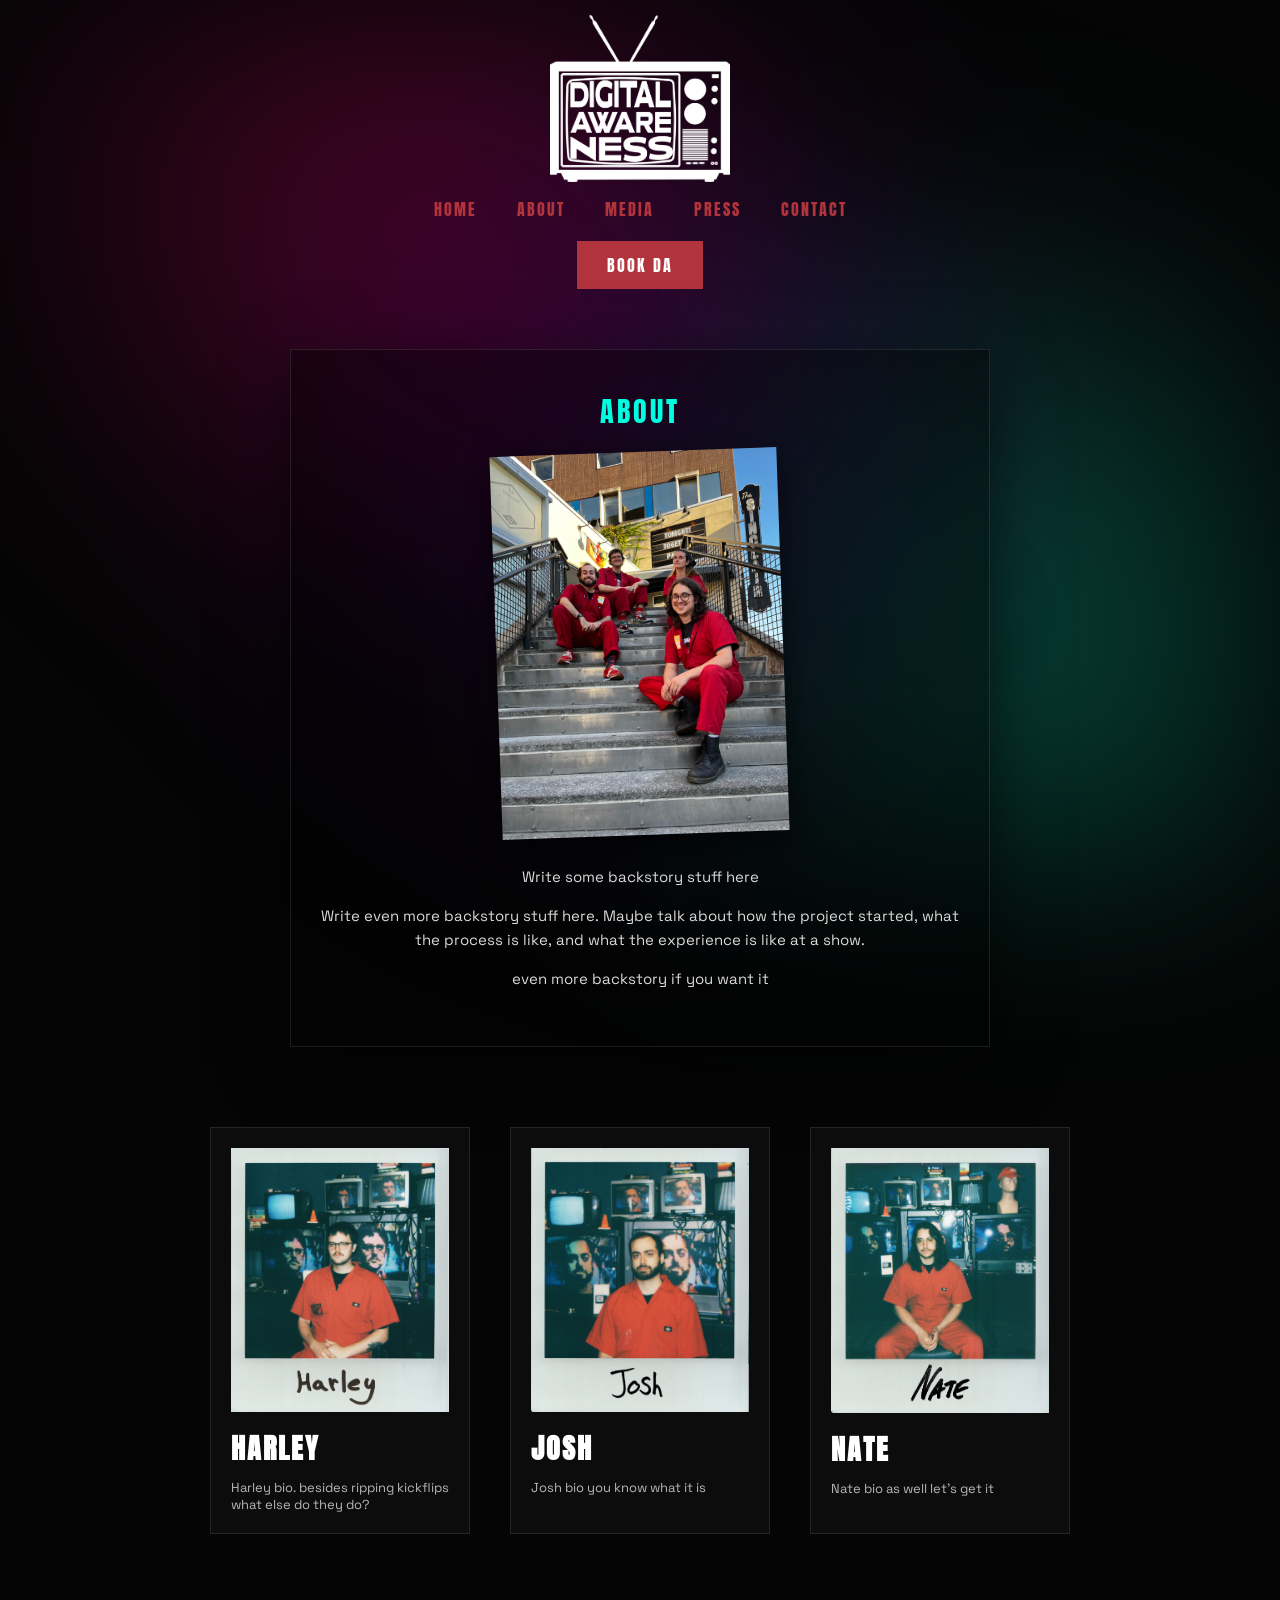
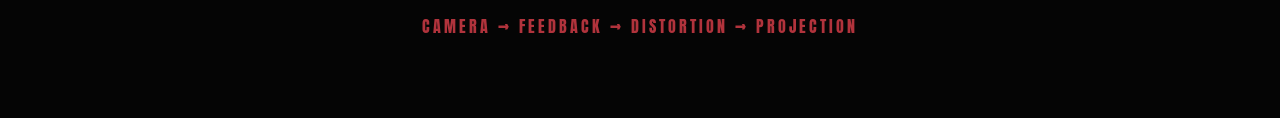
<file: about.html>
<!DOCTYPE html>
<html lang="en">
<head>
<meta charset="UTF-8">
<meta name="viewport" content="width=device-width, initial-scale=1.0">

<title>About — Digital Awareness</title>

<link rel="stylesheet" href="styles.css">
<link href="https://fonts.googleapis.com/css2?family=Anton&family=Space+Grotesk:wght@400;600&display=swap" rel="stylesheet">
</head>

<body>

<!-- HEADER -->
<header class="header">

  <a href="index.html">
    <img src="assets/logo/logo-white.png" class="logo">
  </a>

<nav class="nav">
  <a href="index.html">HOME</a>
  <a href="about.html">ABOUT</a>
  <a href="media.html">MEDIA</a>
  <a href="press.html">PRESS</a>
  <a href="contact.html">CONTACT</a>
</nav>

  <a href="contact.html" class="cta">BOOK DA</a>  
</header>


<section class="about-wrap">

  <div class="about-card">

    <p class="about-label">ABOUT</p>

    <img src="assets/about/group.jpg" class="about-group">

    <div class="about-text">

      <p>
        Write some backstory stuff here
      </p>

      <p>
        Write even more backstory stuff here. Maybe talk about how the 
        project started, what the process is like, and what the 
        experience is like at a show.
      </p>

      <p>
        even more backstory if you want it
      </p>

    </div>

  </div>

</section>

<!-- CREW -->
<section class="crew">

  <div class="crew-card">

    <img src="assets/about/harley.jpg">

    <h2>HARLEY</h2>

    <p>
      Harley bio. besides ripping kickflips what else do they do?
    </p>

  </div>


  <div class="crew-card">

    <img src="assets/about/josh.jpg">

    <h2>JOSH</h2>

    <p>
      Josh bio you know what it is
    </p>

  </div>


  <div class="crew-card">

    <img src="assets/about/nate.jpg">

    <h2>NATE</h2>

    <p>
      Nate bio as well let's get it
    </p>

  </div>

</section>


<!-- SIGNAL STRIP -->
<section class="signal">

  <p>CAMERA → FEEDBACK → DISTORTION → PROJECTION</p>

</section>


</body>
</html>
</file>
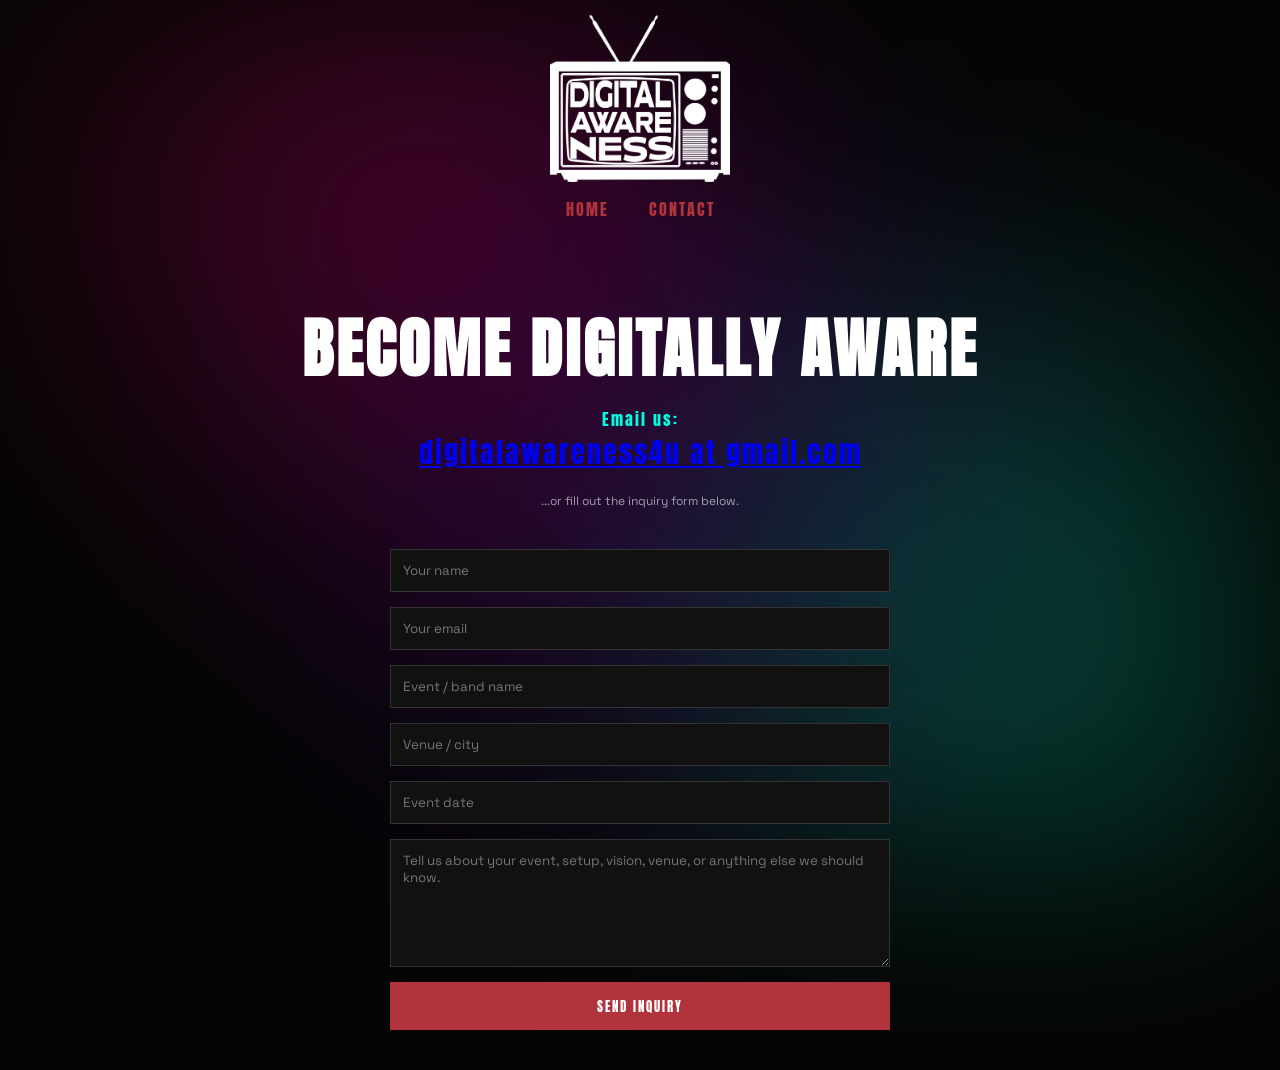
<file: contact.html>
<!DOCTYPE html>
<html lang="en">
<head>
<meta charset="UTF-8">
<meta name="viewport" content="width=device-width, initial-scale=1.0">

<title>Contact — Digital Awareness</title>

<link rel="stylesheet" href="styles.css">

<link href="https://fonts.googleapis.com/css2?family=Anton&family=Space+Grotesk:wght@400;600&display=swap" rel="stylesheet">
</head>

<body>

<header class="header">
  <a href="index.html">
    <img src="assets/logo/logo-white.png" class="logo" alt="Digital Awareness Logo">
  </a>

  <nav class="nav">
    <a href="index.html">HOME</a>
    <!--
    <a href="about.html">ABOUT</a>
    <a href="media.html">MEDIA</a>
    <a href="press.html">PRESS</a>
    -->
    <a href="contact.html" class="active">CONTACT</a>
  </nav>
</header>

<section class="contact-minimal">

  <h1>BECOME DIGITALLY AWARE</h1>

  <p class="contact-hook">
    Email us:
  </p>

  <p class="contact-email">
    <a href="mailto:digitalawareness4u@gmail.com">
      digitalawareness4u at gmail.com
    </a>
  </p>

  <p class="contact-alt">
    ...or fill out the inquiry form below.
  </p>

  <form
    action="https://formspree.io/f/mykrpvzj"
    method="POST"
    class="contact-form"
  >

    <!-- Formspree settings -->
    <input
      type="hidden"
      name="_subject"
      value="New Digital Awareness Inquiry">

    <input
      type="hidden"
      name="_next"
      value="https://digitalawareness4u.com/contact.html?submitted=true">

    <!-- Contact information -->
    <input
      type="text"
      name="name"
      placeholder="Your name"
      required>

    <input
      type="email"
      name="email"
      placeholder="Your email"
      required>

    <!-- Event details -->
    <input
      type="text"
      name="event"
      placeholder="Event / band name">

    <input
      type="text"
      name="location"
      placeholder="Venue / city">

    <input
      type="text"
      name="date"
      placeholder="Event date">

    <textarea
      name="message"
      rows="6"
      placeholder="Tell us about your event, setup, vision, venue, or anything else we should know."
      required></textarea>

    <button type="submit">
      SEND INQUIRY
    </button>

  </form>

</section>
<script>
const params = new URLSearchParams(window.location.search);

if (params.get("submitted") === "true") {

  const form = document.querySelector(".contact-form");

  if (form) {
    form.innerHTML = `
      <div class="success-message">
        <h2>Thanks for reaching out!</h2>
        <p>
          We've received your inquiry and will get back to you as soon as we can.
        </p>
      </div>
    `;
  }

  // Remove ?submitted=true from the URL
  window.history.replaceState({}, document.title, window.location.pathname);
}
</script>
</body>
</html>
</file>
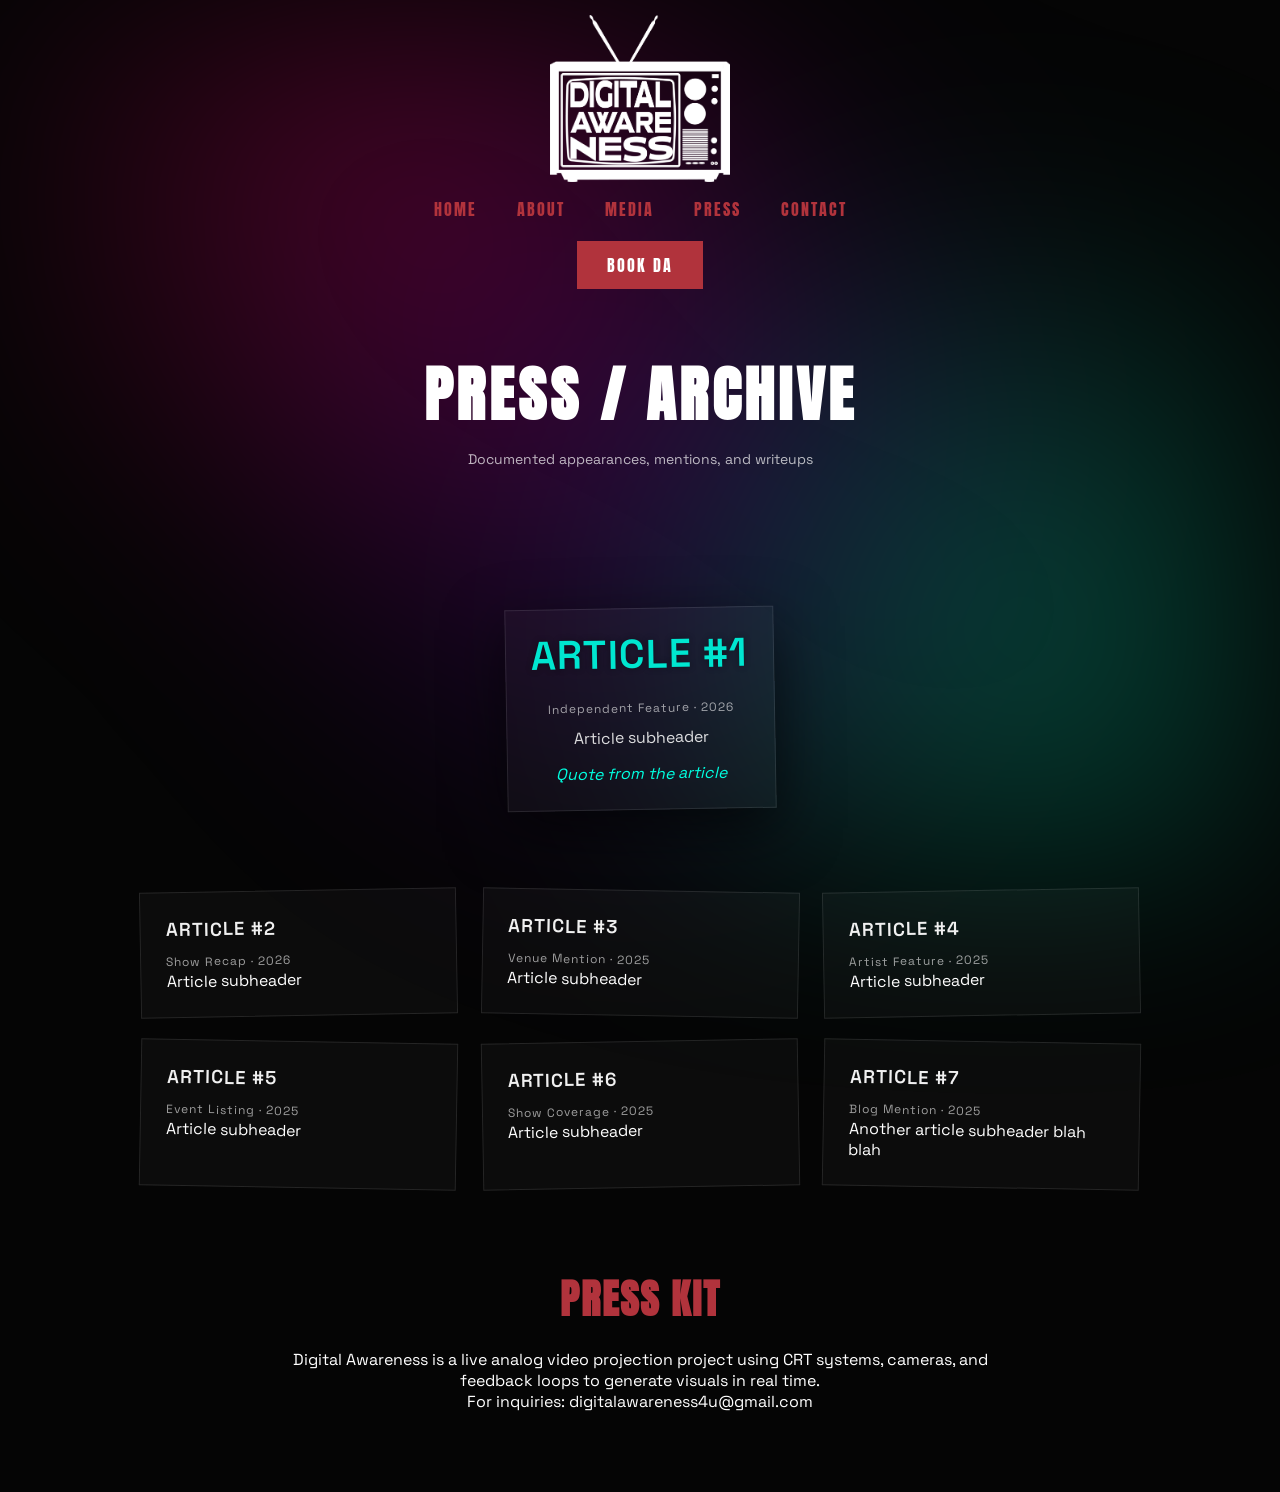
<file: press.html>
<!DOCTYPE html>
<html lang="en">
<head>
<meta charset="UTF-8">
<meta name="viewport" content="width=device-width, initial-scale=1.0">

<title>Press — Digital Awareness</title>

<link rel="stylesheet" href="styles.css">

<link href="https://fonts.googleapis.com/css2?family=Anton&family=Space+Grotesk:wght@400;600&display=swap" rel="stylesheet">
</head>

<body>

<!-- HEADER -->
<header class="header">

  <a href="index.html">
    <img src="assets/logo/logo-white.png" class="logo">
  </a>

  <nav class="nav">
    <a href="index.html">HOME</a>
    <a href="about.html">ABOUT</a>
    <a href="media.html">MEDIA</a>
    <a href="press.html" class="active">PRESS</a>
    <a href="contact.html">CONTACT</a>
  </nav>

  <a href="contact.html" class="cta">BOOK DA</a>

</header>


<!-- TITLE -->
<section class="press-header">
  <h1>PRESS / ARCHIVE</h1>
  <p>Documented appearances, mentions, and writeups</p>
</section>


<!-- FEATURED -->
<section class="press-featured">

  <div class="press-card featured">
    <h2>ARTICLE #1</h2>
    <span class="meta">Independent Feature · 2026</span>

    <p class="desc">
      Article subheader
    </p>

    <p class="quote">
      Quote from the article
    </p>
  </div>

</section>


<!-- ARCHIVE GRID -->
<section class="press-grid">

  <div class="press-card">
    <h3>ARTICLE #2</h3>
    <span class="meta">Show Recap · 2026</span>
    <p>Article subheader</p>
  </div>

  <div class="press-card">
    <h3>Article #3</h3>
    <span class="meta">Venue Mention · 2025</span>
    <p>Article subheader</p>
  </div>

  <div class="press-card">
    <h3>Article #4</h3>
    <span class="meta">Artist Feature · 2025</span>
    <p>Article subheader</p>
  </div>

  <div class="press-card">
    <h3>Article #5</h3>
    <span class="meta">Event Listing · 2025</span>
    <p>Article subheader</p>
  </div>

  <div class="press-card">
    <h3>Article #6</h3>
    <span class="meta">Show Coverage · 2025</span>
    <p>Article subheader</p>
  </div>

  <div class="press-card">
    <h3>Article #7</h3>
    <span class="meta">Blog Mention · 2025</span>
    <p>Another article subheader blah blah</p>
  </div>

</section>


<!-- PRESS KIT -->
<section class="press-kit">

  <h2>PRESS KIT</h2>

  <p>
    Digital Awareness is a live analog video projection project using CRT systems,
    cameras, and feedback loops to generate visuals in real time.
  </p>

  <p>For inquiries: digitalawareness4u@gmail.com</p>

</section>


</body>
</html>
</file>
<file: styles.css>
:root{
    --da-red:#b1333c;
    --da-cyan:#00ffe1;
}

*{
margin:0;
padding:0;
box-sizing:border-box;
}

body{
background:#050505;
color:white;
font-family:'Space Grotesk', sans-serif;
overflow-x:hidden;
}

/* 🌈 BACKGROUND SYSTEM */
body::before{
content:"";
position:fixed;
width:100%;
height:100%;
background:
radial-gradient(circle at 30% 20%, rgba(255,0,120,0.25), transparent 40%),
radial-gradient(circle at 80% 70%, rgba(0,255,200,0.25), transparent 40%),
radial-gradient(circle at 50% 50%, rgba(150,0,255,0.2), transparent 60%);
filter:blur(100px);
animation:drift 20s infinite alternate ease-in-out;
z-index:-3;
}

body::after{
content:"";
position:fixed;
width:100%;
height:100%;
background:url("https://www.transparenttextures.com/patterns/noise.png");
opacity:0;
z-index:-2;
}

body{
position:relative;
z-index:0;
}
@keyframes drift{
0%{transform:translate(0,0);}
100%{transform:translate(-40px,40px);}
}

/* HEADER */
.header{
text-align:center;
padding:15px 0 0px;
}

.logo{
width:180px;
margin:auto;
display:block;
}

.nav{
margin-top:15px;
display:flex;
justify-content:center;
gap:40px;
}

.nav a{
font-family:'Anton', sans-serif;
letter-spacing:2px;
font-size:16px;
color:var(--da-red);
text-decoration:none;
transition:.2s;
}

.nav a:hover{
color:#00ffe1;
text-shadow:0 0 8px #00ffe1;
}

.intro h1{
    transition:opacity .3s ease;
}

/* CTA */
.cta{
display:inline-block;
margin-top:20px;
background:var(--da-red);
padding:12px 30px;
font-family:'Anton', sans-serif;
letter-spacing:2px;
text-decoration:none;
color:white;
transition:.2s;
}

.cta:hover{
background:#00ffe1;
color:#000;
}

/* INTRO */
.intro{
text-align:center;
margin-top:60px;
max-width:700px;
margin-left:auto;
margin-right:auto;
}

.intro h1{
font-family:'Anton', sans-serif;
font-size:70px;
line-height:1;
}

.intro p{
margin-top:15px;
opacity:.8;
font-size:14px;
}

/* HERO */
.hero{
margin-top:80px;
text-align:center;
}

.crt{
position:relative;
z-index:1;
isolation:isolate;
}
/* Page-specific spacing for media page */
body.media-page .hero{
  margin-top:220px; /* increased spacing between header/CTA and video */
}

/* Ensure header leaves extra room above the hero on media page */
body.media-page .header{
	padding-bottom:48px;
}

.crt{
position:relative;
width:90%;
max-width:700px;
margin:auto;
transform:rotate(-1deg);
background:none;
overflow:hidden;
}

/* VIDEO */
.video{
	position:absolute;
	top:var(--video-top,50%);
	left:19%;
	width:62%;
	height:36%;
	object-fit:cover;
	z-index:1;
	background:transparent;
	border:none;
	filter:contrast(1.2) saturate(1.3);
	animation:flicker 4s infinite;
}

.video--lower{
	--video-top:46%;
}

.frame{
	width:100%;
	position:relative;
	z-index:2;
	display:block;
	pointer-events:none;
	filter:
		drop-shadow(0 0 18px rgba(0,255,225,0.10))
		drop-shadow(0 20px 40px rgba(0,0,0,0.35));
}


.crt{
position:relative;
z-index:1;
}

.crt{
isolation:isolate;
}
/* SCANLINES */
.crt::after{
content:"";
position:absolute;
top:0;
left:0;
width:100%;
height:100%;
background:repeating-linear-gradient(
to bottom,
rgba(255,255,255,.05) 1px,
transparent 3px
);
pointer-events:none;
z-index:3;
}

/* FLICKER */
@keyframes flicker{
0%,100%{opacity:1;}
50%{opacity:.92;}
}

/* BUTTONS */
.hero-buttons{
margin-top:20px;
}

button{
background:var(--da-red);
border:none;
color:white;
padding:12px 25px;
font-family:'Anton', sans-serif;
cursor:pointer;
transition:.2s;
}

button:hover{
background:#00ffe1;
color:#000;
}

/* ===========================
   WHO WE WORK WITH
=========================== */

.logos{
    margin:100px auto;
    text-align:center;
    width:100%;
}

.logos h2{
    font-family:'Anton',sans-serif;
    font-size:42px;
    letter-spacing:2px;
    color:#00ffe1;
    margin-bottom:40px;
}

.logo-row{
    width:100%;
    overflow-x:hidden;
    overflow-y:visible;
    position:relative;
    padding:60px 0 30px;
}

.logo-track{
    display:flex;
    align-items:center;
    gap:60px;
    width:max-content;
    animation:scroll 70s linear infinite;
}

.logo-track:hover{
    animation-play-state:paused;
}

.logo-item{

    width:200px;
    height:140px;

    display:flex;
    flex-direction:column;
    justify-content:center;
    align-items:center;

    flex:0 0 auto;

    text-decoration:none;
    color:white;

    background:rgba(255,255,255,.06);
    border:1px solid rgba(255,255,255,.12);
    border-radius:14px;

    backdrop-filter:blur(10px);

    transition:.25s;

    padding:18px;

}

.logo-item:hover{

    transform:translateY(-8px);

    border-color:#00ffe1;

    background:rgba(255,255,255,.10);

    box-shadow:
        0 0 24px rgba(0,255,225,.15);

}

.logo-item img{

    display:block;

    max-width:130px;
    max-height:65px;

    object-fit:contain;

    filter:grayscale(100%);

    opacity:.8;

    transition:.25s;

}

.logo-item:hover img{

    filter:none;

    opacity:1;

    transform:scale(1.06);

}

.logo-name{

    margin-top:18px;

    position:static;

    transform:none;

    opacity:1;

    color:white;

    background:none;

    border:none;

    padding:0;

    font-size:13px;

    line-height:1.3;

    text-align:center;

    white-space:normal;

    font-family:'Space Grotesk',sans-serif;

}

.logo-name::after{

    display:none;

}

@keyframes scroll{

    from{

        transform:translateX(0);

    }

    to{

        transform:translateX(-50%);

    }

}

/* TESTIMONIALS */
.testimonials{
margin-top:80px;
text-align:center;
font-family:'Anton', sans-serif;
}

.testimonials p{
margin:10px 0;
}

/* FOOTER */
.footer-cta{
margin-top:80px;
text-align:center;
padding-bottom:60px;
}

.footer-cta h2{
font-family:'Anton', sans-serif;
font-size:40px;
color:var(--da-red);
}



/* CREW */
.crew{
display:flex;
flex-wrap:wrap;
justify-content:center;
gap:40px;
margin:80px 0;
}

.crew-card{
width:260px;
padding:20px;
background:rgba(255,255,255,0.03);
border:1px solid rgba(255,255,255,0.1);
transition:.3s;
position:relative;
}

.crew-card img{
width:100%;
margin-bottom:10px;
}

.crew-card h2{
font-family:'Anton', sans-serif;
font-size:28px;
margin-bottom:10px;
}

.crew-card p{
font-size:13px;
opacity:.7;
max-height:60px;
overflow:hidden;
transition:.3s;
}

/* HOVER EXPAND */
.crew-card:hover{
transform:translateY(-5px) rotate(-1deg);
border-color:#00ffe1;
}

.crew-card:hover p{
max-height:200px;
opacity:1;
}


/* SIGNAL STRIP */
.signal{
text-align:center;
margin:80px 0;
font-family:'Anton', sans-serif;
letter-spacing:3px;
color:var(--da-red);
}

/* ABOUT WRAP */
.about-wrap{
display:flex;
justify-content:center;
margin-top:60px;
}

/* CARD */
.about-card{
width:90%;
max-width:700px;
padding:40px 30px;
background:rgba(0,0,0,0.4);
border:1px solid rgba(255,255,255,0.1);
box-shadow:0 20px 60px rgba(0,0,0,0.6);
text-align:center;
position:relative;
}

/* LABEL */
.about-label{
font-family:'Anton', sans-serif;
font-size:28px;
letter-spacing:3px;
color:#00ffe1;
margin-bottom:20px;
}

/* IMAGE */
.about-group{
width:45%;
max-width:350px;
margin:0 auto 30px;
display:block;
transform:rotate(-2deg);
box-shadow:0 10px 30px rgba(0,0,0,0.6);
}

/* TEXT */
.about-text{
font-size:15px;
opacity:.85;
line-height:1.6;
}

.about-text p{
margin-bottom:15px;
}

.media-hero{
position:relative;
height:50vh;
min-height:350px;
overflow:hidden;
display:flex;
align-items:center;
justify-content:center;
text-align:center;
}

.signal-bg{
position:absolute;
width:200%;
height:200%;
background:url("https://www.transparenttextures.com/patterns/asfalt-dark.png");
opacity:.15;
animation:noiseMove .2s infinite linear;
}

@keyframes noiseMove{
0%{transform:translate(0,0);}
100%{transform:translate(-50%,-50%);}
}

/* scanlines */
.media-hero::after{
content:"";
position:absolute;
width:100%;
height:100%;
background:repeating-linear-gradient(
to bottom,
rgba(255,255,255,.04) 1px,
transparent 3px
);
pointer-events:none;
}

.signal-overlay{
position:relative;
z-index:2;
}

.signal-overlay h1{
font-family:'Anton', sans-serif;
font-size:80px;
letter-spacing:4px;
animation:textFlicker 3s infinite;
}

.signal-overlay p{
margin-top:10px;
color:#00ffe1;
letter-spacing:2px;
font-size:13px;
}

@keyframes textFlicker{
0%,100%{opacity:1;}
48%{opacity:.4;}
50%{opacity:1;}
52%{opacity:.3;}
}

.featured{
margin-top:80px;
text-align:center;
}

.featured h2{
font-family:'Anton', sans-serif;
font-size:40px;
color:#00ffe1;
margin-bottom:20px;
}

.featured-video{
width:85%;
max-width:900px;
height:450px;
margin:auto;
background:rgba(255,255,255,0.03);
border:1px solid rgba(255,255,255,0.1);
position:relative;
display:flex;
align-items:center;
justify-content:center;
overflow:hidden;
}

/* fake noise overlay */
.featured-video::after{
content:"";
position:absolute;
width:100%;
height:100%;
background:url("https://www.transparenttextures.com/patterns/noise.png");
opacity:.2;
}

.featured-video span{
position:absolute;
bottom:20px;
font-size:12px;
letter-spacing:2px;
opacity:.6;
}

/* play button */
.play{
width:70px;
height:70px;
border:2px solid #00ffe1;
border-radius:50%;
position:relative;
z-index:2;
}

.play::after{
content:"";
position:absolute;
left:28px;
top:20px;
border-left:18px solid #00ffe1;
border-top:12px solid transparent;
border-bottom:12px solid transparent;
}
.media-grid{
display:grid;
grid-template-columns:repeat(auto-fit,minmax(250px,1fr));
gap:20px;
width:90%;
max-width:1000px;
margin:80px auto;
}

.media-item{
position:relative;
overflow:hidden;
background:#000;
}

.media-item img{
width:100%;
height:100%;
object-fit:cover;
filter:contrast(1.2) saturate(1.2);
transition:.4s;
}

/* overlay */
.media-overlay{
position:absolute;
width:100%;
height:100%;
display:flex;
align-items:center;
justify-content:center;
background:rgba(0,0,0,.4);
opacity:0;
transition:.3s;
}

.media-overlay span{
font-size:40px;
color:#00ffe1;
}

/* hover chaos */
.media-item:hover img{
transform:scale(1.08);
filter:contrast(1.4) saturate(1.5);
}

.media-item:hover .media-overlay{
opacity:1;
}

.media-info{
text-align:center;
max-width:700px;
margin:80px auto;
}

.media-info h2{
font-family:'Anton', sans-serif;
font-size:40px;
color:var(--da-red);
margin-bottom:20px;
}

.media-info p{
font-size:14px;
opacity:.8;
line-height:1.6;
}

.media-bg-video{
position:absolute;
width:100%;
height:100%;
object-fit:cover;
filter:contrast(1.4) saturate(1.5);
z-index:0;
}

.media-bg-video{
animation:rgbShift 6s infinite alternate;
}

@keyframes rgbShift{
0%{filter:contrast(1.2) saturate(1.3);}
50%{filter:hue-rotate(20deg) contrast(1.5);}
100%{filter:hue-rotate(-20deg) contrast(1.4);}
}

.media-glitch-layer{
position:absolute;
width:100%;
height:100%;
background:
repeating-linear-gradient(
to bottom,
rgba(255,255,255,.03) 1px,
transparent 3px
);
mix-blend-mode:overlay;
animation:glitchMove .15s infinite;
}

@keyframes glitchMove{
0%{transform:translate(0,0);}
100%{transform:translate(-2px,2px);}
}

.glitch{
position:relative;
font-family:'Anton', sans-serif;
font-size:90px;
}

.glitch::before,
.glitch::after{
content:attr(data-text);
position:absolute;
left:0;
top:0;
}

.glitch::before{
color:var(--da-red);
transform:translate(-2px,0);
animation:glitch1 .3s infinite;
}

.glitch::after{
color:#00ffe1;
transform:translate(2px,0);
animation:glitch2 .3s infinite;
}

@keyframes glitch1{
0%{transform:translate(-2px,0);}
50%{transform:translate(-6px,2px);}
100%{transform:translate(-2px,0);}
}

@keyframes glitch2{
0%{transform:translate(2px,0);}
50%{transform:translate(6px,-2px);}
100%{transform:translate(2px,0);}
}

.featured-video{
animation:subtleWarp 6s infinite alternate;
}

@keyframes subtleWarp{
0%{transform:skew(0deg);}
100%{transform:skew(1deg);}
}

.media-item:nth-child(odd){
transform:rotate(-1deg);
}

.media-item:nth-child(even){
transform:rotate(1deg);
}

.media-item:hover{
animation:glitchHover .2s infinite;
}

@keyframes glitchHover{
0%{transform:translate(0);}
25%{transform:translate(-2px,2px);}
50%{transform:translate(2px,-2px);}
75%{transform:translate(-1px,1px);}
100%{transform:translate(0);}
}

.bg-fragments{
position:fixed;
top:0;
left:0;
width:100%;
height:100%;
z-index:-4;
overflow:hidden;
pointer-events:none;
}

.bg-fragments img{
position:absolute;
width:300px;
opacity:.12;
filter:blur(2px) contrast(1.2) saturate(1.4);
mix-blend-mode:screen;
animation:driftFloat 20s infinite linear alternate;
}

.bg-fragments img:nth-child(1){
top:10%;
left:5%;
transform:rotate(-10deg);
}

.bg-fragments img:nth-child(2){
top:60%;
left:15%;
transform:rotate(15deg);
}

.bg-fragments img:nth-child(3){
top:30%;
left:70%;
transform:rotate(-5deg);
}

.bg-fragments img:nth-child(4){
top:75%;
left:65%;
transform:rotate(8deg);
}

.bg-fragments img:nth-child(5){
top:50%;
left:40%;
transform:rotate(-12deg);
}

.bg-fragments img:nth-child(6){
top:15%;
left:50%;
transform:rotate(10deg);
}

@keyframes driftFloat{
0%{transform:translate(0,0);}
100%{transform:translate(20px,-30px);}
}

.bg-video{
position:fixed;
width:120%;
height:120%;
object-fit:cover;
z-index:-5;
opacity:.15;
filter:contrast(1.3) saturate(1.5);
}

.logo{
width:180px;
margin:auto;
display:block;
transition:transform .25s ease, filter .25s ease;
cursor:pointer;
}

/* hover effect */
.logo:hover{
transform:scale(1.08) translateY(-2px);
filter:drop-shadow(0 0 10px rgba(0,255,225,0.5))
       drop-shadow(0 0 20px rgba(255,44,85,0.3));
}

.logo:active{
transform:scale(0.97);
}
.da-tv{
margin-top:80px;
text-align:center;
}

.tv-wrap{
position:relative;
width:900px;
max-width:92%;
margin:auto;
transform:rotate(-1deg);
}

/* glow */
.tv-glow{
position:absolute;
top:15%;
left:15%;
width:70%;
height:60%;

background:radial-gradient(
circle,
rgba(0,255,225,0.45) 0%,
rgba(255,44,85,0.25) 40%,
transparent 70%
);

filter:blur(60px);
z-index:0;
pointer-events:none;
}

/* video inside CRT */
#tv-screen{
position:absolute;

/* tweak these numbers */
top:13%;
left:11%;
width:64%;
height:70%;

border:none;
z-index:1;
background:black;

/* important */
border-radius:12px;

/* helps fill weird aspect ratios */
transform:scale(1.05);
}

/* CRT frame */
.tv-frame{
width:100%;
position:relative;
z-index:2;
pointer-events:none;
}
.tv-controls{
margin-top:20px;
}

.tv-controls button{
background:#111;
border:1px solid #444;
color:#00ffe1;
padding:10px 20px;
font-family:'Anton', sans-serif;
letter-spacing:2px;
cursor:pointer;
transition:.2s;
}

.tv-controls button:hover{
background:#00ffe1;
color:#000;
}

.media-grid{
display:grid;
grid-template-columns:repeat(auto-fit,minmax(240px,1fr));
gap:25px;
width:90%;
max-width:1000px;
margin:80px auto;
}

.media-item{
position:relative;
cursor:pointer;
overflow:hidden;
}

.media-item img{
width:100%;
height:100%;
object-fit:cover;
filter:contrast(1.3) saturate(1.4);
transition:.3s;
}

/* slight chaos */
.media-item:nth-child(odd){
transform:rotate(-1deg);
}
.media-item:nth-child(even){
transform:rotate(1deg);
}

.media-item:hover img{
transform:scale(1.1);
filter:contrast(1.6) saturate(1.6);
}
/* subtle screen flicker */
#tv-screen{
animation:flicker 5s infinite;
}

@keyframes flicker{
0%,100%{opacity:1;}
50%{opacity:.95;}
}

.tv-wrap::after{
content:"";
position:absolute;

top:22%;
left:14.5%;
width:58%;
height:46%;

background:rgba(0,255,225,0.15);
filter:blur(25px);

z-index:0;
pointer-events:none;
}

#tv-screen{
filter:contrast(1.2) saturate(1.3);
}

@keyframes tvOn {
  0% { opacity:0; filter:brightness(2); }
  100% { opacity:1; filter:brightness(1); }
}

#tv-screen{
animation:tvOn .4s ease;
}

/* HEADER */
.press-header{
text-align:center;
margin-top:60px;
}

.press-header h1{
font-family:'Anton', sans-serif;
font-size:60px;
}

.press-header p{
margin-top:10px;
opacity:.7;
font-size:14px;
}


/* FEATURED */
.press-featured{
margin-top:60px;
display:flex;
justify-content:center;
}

.press-card{
background:rgba(255,255,255,0.03);
border:1px solid rgba(255,255,255,0.1);
padding:25px;
max-width:700px;
transition:.3s;
}

.press-card.featured{
transform:rotate(-1deg);
box-shadow:0 20px 60px rgba(0,0,0,0.6);
}

.press-card h2,
.press-card h3{
font-family:'Space Grotesk', sans-serif;
font-weight:600;
letter-spacing:1px;
line-height:1.3;
text-transform:uppercase;
}

.meta{
font-size:12px;
opacity:.6;
letter-spacing:1px;
}

.desc{
margin-top:10px;
opacity:.85;
}

.quote{
margin-top:15px;
color:#00ffe1;
font-style:italic;
}


/* GRID */
.press-grid{
display:grid;
grid-template-columns:repeat(auto-fit,minmax(260px,1fr));
gap:25px;
width:90%;
max-width:1000px;
margin:80px auto;
}

.press-grid .press-card:nth-child(odd){
transform:rotate(-1deg);
}

.press-grid .press-card:nth-child(even){
transform:rotate(1deg);
}

.press-card:hover{
transform:translateY(-5px) scale(1.02);
border-color:#00ffe1;
}


/* PRESS KIT */
.press-kit{
text-align:center;
max-width:700px;
margin:80px auto;
}

.press-kit h2{
font-family:'Anton', sans-serif;
font-size:40px;
color:var(--da-red);
margin-bottom:20px;
}

h1, h2, h3{
letter-spacing: 2px;
}

.press-header h1{
letter-spacing: 4px;
}

.press-card h2{
line-height: 1.05;
}

.press-card.featured h2{
color:#00e6d0; /* instead of full #00ffe1 */
}

.press-card h2{
text-shadow: 0 0 6px rgba(0,0,0,0.4);
}

.press-card h3{
font-family:'Space Grotesk', sans-serif;
font-weight:600;
letter-spacing:1px;
line-height:1.3;
text-transform:uppercase;
color:#f0f0f0;
}

.press-card h3{
margin-bottom:8px;
}

/* HEADER */
.contact-header{
text-align:center;
margin-top:60px;
}

.contact-header h1{
font-family:'Anton', sans-serif;
font-size:70px;
letter-spacing:3px;
}

.contact-header p{
margin-top:10px;
opacity:.7;
font-size:14px;
}


/* HERO LINE */
.contact-hero-line{
text-align:center;
margin-top:40px;
}

.contact-hero-line h2{
font-family:'Anton', sans-serif;
font-size:36px;
color:#00ffe1;
letter-spacing:2px;
}


/* CARD */
.contact-card-wrap{
display:flex;
justify-content:center;
margin:60px 0;
}

.contact-card{
max-width:600px;
padding:40px;
background:rgba(255,255,255,0.03);
border:1px solid rgba(255,255,255,0.1);
text-align:center;
box-shadow:0 20px 60px rgba(0,0,0,0.6);
transform:rotate(-1deg);
transition:.3s;
}

.contact-card:hover{
transform:rotate(0deg) scale(1.02);
border-color:#00ffe1;
}

.contact-desc{
font-size:14px;
opacity:.8;
margin-bottom:25px;
}

.contact-email{
font-family:'Anton', sans-serif;
font-size:28px;
color:var(--da-red);
text-decoration:none;
letter-spacing:2px;
transition:.2s;
}

.contact-email:hover{
color:#00ffe1;
text-shadow:0 0 10px #00ffe1;
}


/* DETAILS */
.contact-details{
text-align:center;
max-width:600px;
margin:60px auto;
}

.contact-details h3{
font-family:'Anton', sans-serif;
letter-spacing:2px;
margin-bottom:15px;
}

.contact-details ul{
list-style:none;
padding:0;
}

.contact-details li{
margin:8px 0;
opacity:.8;
}

.contact-minimal{
text-align:center;
margin-top:80px;
}

.contact-minimal h1{
font-family:'Anton', sans-serif;
font-size:64px;
letter-spacing:3px;
}

.contact-hook{
margin-top:10px;
color:#00ffe1;
font-family:'Anton', sans-serif;
letter-spacing:2px;
}

.contact-form{
display:flex;
flex-direction:column;
gap:15px;
max-width:500px;
margin:40px auto;
}

.contact-form input,
.contact-form textarea{
padding:12px;
background:#111;
border:1px solid #333;
color:white;
font-family:'Space Grotesk', sans-serif;
}

.contact-form input:focus,
.contact-form textarea:focus{
outline:none;
border-color:#00ffe1;
}

.contact-form button{
background:var(--da-red);
border:none;
padding:14px;
font-family:'Anton', sans-serif;
letter-spacing:2px;
cursor:pointer;
transition:.2s;
}

.contact-form button:hover{
background:#00ffe1;
color:#000;
}

.contact-alt{
margin-top:20px;
font-size:12px;
opacity:.6;
}

.hero-buttons button{
  font-family: 'Anton', sans-serif;
  font-size: 18px;        /* increase text size */
  padding: 12px 28px;     /* makes button bigger */
  background: var(--da-red);
  color: white;
  border: none;
  cursor: pointer;
  letter-spacing: 1px;
}

.hero-buttons button:hover{
  opacity: 0.9;
}

.testimonials{
    max-width:900px;
    margin:90px auto;
}

.testimonials p{
    margin:25px 0;
    font-size:18px;
    line-height:1.5;
    opacity:.9;
}

.footer-cta a{
    color:white;
    text-decoration:none;
}

.footer-cta a:hover{
    color:#00ffe1;
}

.success-message{
    padding:48px 32px;
    text-align:center;
    background:rgba(255,255,255,.05);
    border:1px solid rgba(255,255,255,.1);
    border-radius:16px;
    margin-top:24px;
}

.success-message h2{
    font-family:'Anton',sans-serif;
    font-size:2rem;
    margin-bottom:16px;
    letter-spacing:.04em;
}

.success-message p{
    font-family:'Space Grotesk',sans-serif;
    color:#d6d6d6;
    max-width:500px;
    margin:0 auto;
    line-height:1.7;
}
</file>
